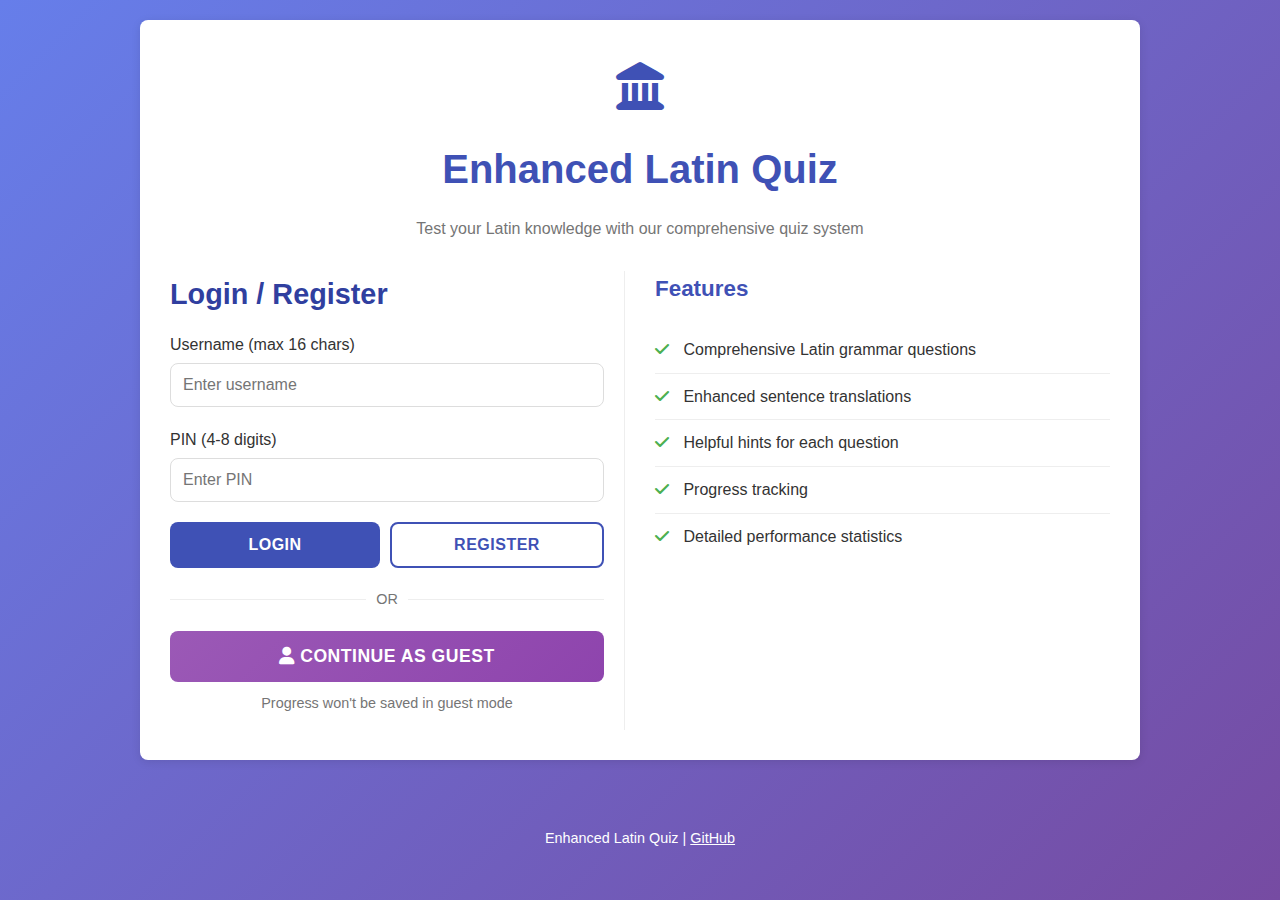
<file: docs/index.html>
<!DOCTYPE html>
<html lang="en">
<head>
    <meta charset="UTF-8">
    <meta name="viewport" content="width=device-width, initial-scale=1.0">
    <title>Enhanced Latin Quiz</title>
    <link rel="stylesheet" href="enhanced-styles.css">
    <link rel="stylesheet" href="https://cdnjs.cloudflare.com/ajax/libs/font-awesome/6.0.0-beta3/css/all.min.css">
</head>
<body>
    <div class="app-container">
        <!-- Login Screen -->
        <div id="login-screen" class="screen active">
            <div class="card">
                <div class="header-logo">
                    <i class="fas fa-landmark"></i>
                </div>
                <h1>Enhanced Latin Quiz</h1>
                <p class="subtitle">Test your Latin knowledge with our comprehensive quiz system</p>
                
                <div class="login-container">
                    <div class="form-container">
                        <h2>Login / Register</h2>
                        <form id="login-form" class="form">
                            <div class="form-group">
                                <label for="username-input">Username (max 16 chars)</label>
                                <input type="text" id="username-input" maxlength="16" placeholder="Enter username">
                            </div>
                            <div class="form-group">
                                <label for="pin-input">PIN (4-8 digits)</label>
                                <input type="password" id="pin-input" maxlength="8" placeholder="Enter PIN">
                            </div>
                            <div class="button-group">
                                <button id="login-btn" class="btn primary">Login</button>
                                <button id="register-btn" class="btn secondary">Register</button>
                            </div>
                        </form>
                        
                        <div class="divider">
                            <span>OR</span>
                        </div>
                        
                        <div class="guest-login">
                            <button id="guest-btn" class="btn guest">
                                <i class="fas fa-user"></i> Continue as Guest
                            </button>
                            <p class="guest-note">Progress won't be saved in guest mode</p>
                        </div>
                        
                        <div id="login-message" class="message hidden"></div>
                    </div>
                    
                    <div class="features">
                        <h3>Features</h3>
                        <ul>
                            <li><i class="fas fa-check"></i> Comprehensive Latin grammar questions</li>
                            <li><i class="fas fa-check"></i> Enhanced sentence translations</li>
                            <li><i class="fas fa-check"></i> Helpful hints for each question</li>
                            <li><i class="fas fa-check"></i> Progress tracking</li>
                            <li><i class="fas fa-check"></i> Detailed performance statistics</li>
                        </ul>
                    </div>
                </div>
            </div>
        </div>
        
        <!-- Main Menu Screen -->
        <div id="main-menu" class="screen">
            <div class="card">
                <h1>Latin Quiz</h1>
                <p id="welcome-message" class="welcome-message">Welcome back!</p>
                
                <div class="menu-buttons">
                    <button id="start-quiz-btn" class="menu-button">
                        <i class="fas fa-play"></i>
                        <span>Start Quiz</span>
                        <small>Test your Latin knowledge</small>
                    </button>
                    
                    <button id="view-progress-btn" class="menu-button">
                        <i class="fas fa-chart-line"></i>
                        <span>View Progress</span>
                        <small>Track your improvement</small>
                    </button>
                    
                    <button id="logout-btn" class="menu-button danger">
                        <i class="fas fa-sign-out-alt"></i>
                        <span>Logout</span>
                        <small>Return to login screen</small>
                    </button>
                </div>
            </div>
            
            <div class="card info-card">
                <h3><i class="fas fa-info-circle"></i> About Latin Quiz</h3>
                <p>This enhanced version includes comprehensive Latin grammar questions, quality of life features, and a user account system to track your progress. Test your knowledge of cases, declensions, verb conjugations, and translations!</p>
            </div>
        </div>
        
        <!-- Quiz Setup Screen -->
        <div id="quiz-setup" class="screen">
            <div class="card">
                <h1>Quiz Setup</h1>
                
                <div class="form">
                    <div class="form-group">
                        <label for="num-questions">Number of Questions:</label>
                        <select id="num-questions">
                            <option value="5">5</option>
                            <option value="10" selected>10</option>
                            <option value="15">15</option>
                            <option value="20">20</option>
                        </select>
                    </div>
                    
                    <div class="form-group">
                        <label for="question-type">Question Type:</label>
                        <select id="question-type">
                            <option value="all" selected>All Types</option>
                            <option value="cases">Cases & Functions</option>
                            <option value="nouns">Nouns & Declensions</option>
                            <option value="verbs">Verbs & Conjugations</option>
                            <option value="translation">Translations</option>
                            <option value="adjectives">Adjectives & Agreement</option>
                        </select>
                    </div>
                    
                    <div class="button-group">
                        <button id="start-button" class="btn primary">Start Quiz</button>
                        <button onclick="showScreen('main-menu')" class="btn secondary">Back to Menu</button>
                    </div>
                </div>
            </div>
        </div>
        
        <!-- Quiz Screen -->
        <div id="quiz-screen" class="screen">
            <div class="card">
                <div class="progress-container">
                    <div class="progress-bar">
                        <div id="progress-fill"></div>
                    </div>
                    <div id="progress-text">Question 1 of 10</div>
                </div>

                <div class="question-container">
                    <h2 id="question-text">What is the function of the Accusative Case?</h2>
                </div>

                <div id="choices-container" class="choices-container">
                    <!-- Choices will be added here by JavaScript -->
                </div>

                <div id="feedback-container" class="hidden">
                    <!-- Feedback will be added here by JavaScript -->
                </div>
                
                <div id="hint-box" class="hint-box hidden">
                    <!-- Hint will be added here by JavaScript -->
                </div>

                <div class="buttons-container">
                    <button id="hint-button" class="btn secondary">
                        <i class="fas fa-lightbulb"></i> Show Hint
                    </button>
                    <button id="next-button" class="btn primary hidden">
                        Next Question <i class="fas fa-arrow-right"></i>
                    </button>
                </div>
            </div>
        </div>
        
        <!-- Results Screen -->
        <div id="results-screen" class="screen">
            <div class="card">
                <h1>Quiz Results</h1>
                
                <div class="results-summary">
                    <div class="score-display">
                        <span id="score-value">7</span>/<span id="total-questions">10</span>
                    </div>
                    <div id="score-percentage">70%</div>
                    <div id="score-feedback" class="score-feedback good">Good work! Keep studying to improve further.</div>
                </div>
                
                <h2>Question Review</h2>
                <div id="answers-review" class="answers-review">
                    <!-- Answer review items will be added here by JavaScript -->
                </div>
                
                <div class="button-group">
                    <button id="new-quiz-button" class="btn primary">Take Another Quiz</button>
                    <button id="main-menu-button" class="btn secondary">Return to Menu</button>
                </div>
            </div>
        </div>
        
        <!-- Progress Screen -->
        <div id="progress-screen" class="screen">
            <div class="card">
                <h1>Your Progress</h1>
                
                <div id="progress-stats" class="progress-stats">
                    <!-- Progress statistics will be added here by JavaScript -->
                </div>
                
                <div class="button-group">
                    <button onclick="showScreen('main-menu')" class="btn secondary">Back to Menu</button>
                </div>
            </div>
        </div>
    </div>
    
    <footer>
        <p>Enhanced Latin Quiz | <a href="https://github.com" target="_blank">GitHub</a></p>
    </footer>
    
    <!-- Scripts -->
    <script src="latin-questions-enhanced.js"></script>
    <script src="enhanced-quiz.js"></script>
</body>
</html>
</file>
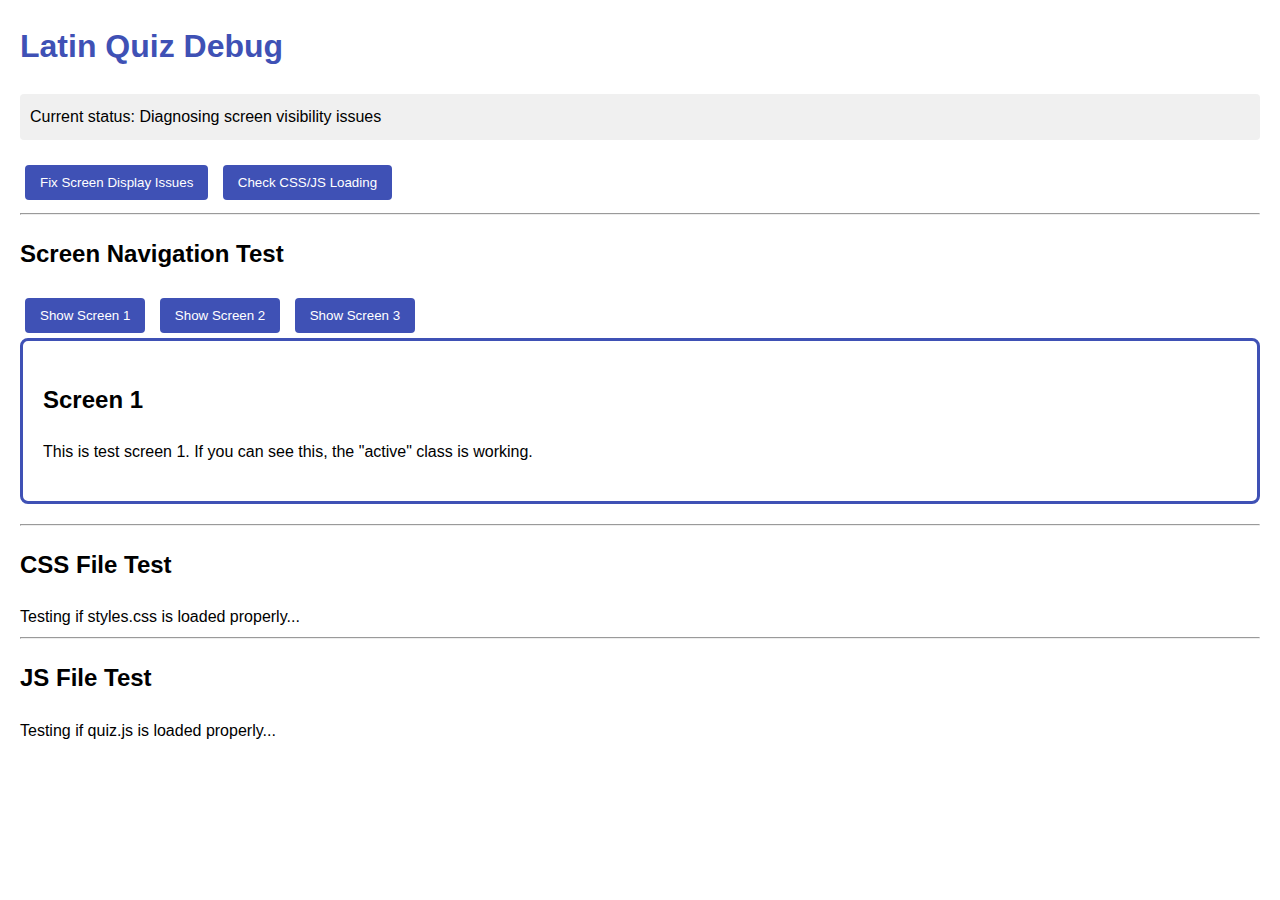
<file: docs/debug.html>
<!DOCTYPE html>
<html lang="en">
<head>
    <meta charset="UTF-8">
    <meta name="viewport" content="width=device-width, initial-scale=1.0">
    <title>Latin Quiz Debug</title>
    <style>
        body {
            font-family: Arial, sans-serif;
            line-height: 1.6;
            margin: 20px;
        }
        .screen {
            display: none !important; /* Force hiding */
            border: 3px solid #3f51b5;
            padding: 20px;
            margin-bottom: 20px;
            border-radius: 8px;
        }
        .screen.active {
            display: block !important; /* Force showing */
        }
        h1 {
            color: #3f51b5;
        }
        .btn {
            background-color: #3f51b5;
            color: white;
            border: none;
            padding: 10px 15px;
            cursor: pointer;
            margin: 5px;
            border-radius: 4px;
        }
        #screen-status {
            margin-bottom: 20px;
            padding: 10px;
            background-color: #f0f0f0;
            border-radius: 4px;
        }
    </style>
</head>
<body>
    <h1>Latin Quiz Debug</h1>
    
    <div id="screen-status">
        Current status: Diagnosing screen visibility issues
    </div>
    
    <div>
        <button id="fix-btn" class="btn">Fix Screen Display Issues</button>
        <button id="check-btn" class="btn">Check CSS/JS Loading</button>
    </div>
    
    <hr>
    
    <h2>Screen Navigation Test</h2>
    
    <div>
        <button class="btn test-nav" data-screen="screen1">Show Screen 1</button>
        <button class="btn test-nav" data-screen="screen2">Show Screen 2</button>
        <button class="btn test-nav" data-screen="screen3">Show Screen 3</button>
    </div>
    
    <div id="screen1" class="screen active">
        <h2>Screen 1</h2>
        <p>This is test screen 1. If you can see this, the "active" class is working.</p>
    </div>
    
    <div id="screen2" class="screen">
        <h2>Screen 2</h2>
        <p>This is test screen 2. This should only appear when activated.</p>
    </div>
    
    <div id="screen3" class="screen">
        <h2>Screen 3</h2>
        <p>This is test screen 3. This should only appear when activated.</p>
    </div>
    
    <hr>
    
    <h2>CSS File Test</h2>
    <div id="css-test">
        Testing if styles.css is loaded properly...
    </div>
    
    <hr>
    
    <h2>JS File Test</h2>
    <div id="js-test">
        Testing if quiz.js is loaded properly...
    </div>
    
    <script>
        // Test screen navigation
        document.querySelectorAll('.test-nav').forEach(button => {
            button.addEventListener('click', () => {
                const targetId = button.getAttribute('data-screen');
                document.querySelectorAll('.screen').forEach(screen => {
                    screen.classList.remove('active');
                });
                document.getElementById(targetId).classList.add('active');
                document.getElementById('screen-status').textContent = 
                    `Current status: Showing ${targetId}`;
            });
        });
        
        // Test if original styles.css is loaded
        document.getElementById('check-btn').addEventListener('click', () => {
            // Check if styles.css is loaded
            const stylesLoaded = Array.from(document.styleSheets)
                .some(sheet => sheet.href && sheet.href.includes('styles.css'));
            
            // Check if quiz.js is loaded
            const scriptLoaded = Array.from(document.scripts)
                .some(script => script.src && script.src.includes('quiz.js'));
            
            document.getElementById('css-test').innerHTML = 
                `styles.css loaded: <strong>${stylesLoaded ? 'YES' : 'NO'}</strong>`;
            document.getElementById('js-test').innerHTML = 
                `quiz.js loaded: <strong>${scriptLoaded ? 'YES' : 'NO'}</strong>`;
                
            if (!stylesLoaded || !scriptLoaded) {
                document.getElementById('screen-status').innerHTML = 
                    `<strong style="color: red;">Warning: Missing required files!</strong> ` +
                    `This could be why screens are not displaying properly.`;
            }
        });
        
        // Fix button
        document.getElementById('fix-btn').addEventListener('click', () => {
            // Add explicit CSS fix
            const style = document.createElement('style');
            style.textContent = `
                .screen { display: none !important; }
                .screen.active { display: block !important; }
                
                /* Make sure screens don't affect each other */
                #login-screen, #main-menu, #quiz-setup, #quiz-screen, 
                #results-screen, #progress-screen {
                    display: none !important;
                }
                
                #login-screen.active, #main-menu.active, #quiz-setup.active, 
                #quiz-screen.active, #results-screen.active, #progress-screen.active {
                    display: block !important;
                }
                
                /* Debug visual aid */
                #login-screen.active { border-top: 5px solid blue; }
                #main-menu.active { border-top: 5px solid green; }
                #quiz-setup.active { border-top: 5px solid orange; }
                #quiz-screen.active { border-top: 5px solid red; }
                #results-screen.active { border-top: 5px solid purple; }
                #progress-screen.active { border-top: 5px solid cyan; }
            `;
            document.head.appendChild(style);
            
            // Add force fix to main page (if loaded)
            try {
                document.querySelectorAll('.screen').forEach(screen => {
                    screen.style.display = 'none';
                });
                if (document.querySelector('.screen.active')) {
                    document.querySelector('.screen.active').style.display = 'block';
                } else if (document.getElementById('login-screen')) {
                    document.getElementById('login-screen').classList.add('active');
                    document.getElementById('login-screen').style.display = 'block';
                }
                
                document.getElementById('screen-status').innerHTML = 
                    `<strong style="color: green;">Fix applied!</strong> ` +
                    `Reload the main page and it should now display screens correctly.`;
            } catch (e) {
                document.getElementById('screen-status').innerHTML = 
                    `<strong style="color: orange;">Fix code added but couldn't apply to current page.</strong> ` +
                    `Please copy the CSS fix below and paste it into your styles.css file:<br>` +
                    `<textarea style="width: 100%; height: 100px;">${style.textContent}</textarea>`;
            }
        });
    </script>
</body>
</html>
</file>
<file: docs/enhanced-styles.css>
/* Enhanced Latin Quiz Styles */

/* Base Styles */
:root {
    --primary-color: #3f51b5;
    --primary-dark: #303f9f;
    --primary-light: #c5cae9;
    --secondary-color: #ff4081;
    --secondary-dark: #f50057;
    --secondary-light: #ff80ab;
    --success-color: #4caf50;
    --error-color: #f44336;
    --warning-color: #ff9800;
    --info-color: #2196f3;
    --text-color: #333;
    --text-light: #757575;
    --background-color: #f5f5f5;
    --card-color: #fff;
    --border-radius: 8px;
    --box-shadow: 0 2px 10px rgba(0, 0, 0, 0.1);
    --transition: all 0.3s ease;
    --font-family: 'Segoe UI', Tahoma, Geneva, Verdana, sans-serif;
}

* {
    margin: 0;
    padding: 0;
    box-sizing: border-box;
}

body {
    font-family: var(--font-family);
    background: linear-gradient(135deg, #667eea 0%, #764ba2 100%);
    color: var(--text-color);
    line-height: 1.6;
    min-height: 100vh;
    padding: 20px;
    display: flex;
    flex-direction: column;
    overflow-x: hidden;
}

/* App Container */
.app-container {
    max-width: 1000px;
    width: 100%;
    margin: 0 auto;
    flex: 1;
}

/* Card Styles */
.card {
    background-color: var(--card-color);
    border-radius: var(--border-radius);
    box-shadow: var(--box-shadow);
    padding: 30px;
    margin-bottom: 20px;
    animation: slideUp 0.5s ease;
}

@keyframes slideUp {
    from { opacity: 0; transform: translateY(20px); }
    to { opacity: 1; transform: translateY(0); }
}

/* Screen Navigation */
.screen {
    display: none;
}

.screen.active {
    display: block;
}

/* Typography */
h1 {
    color: var(--primary-color);
    margin-bottom: 15px;
    font-size: 2.5rem;
    text-align: center;
}

h2 {
    color: var(--primary-dark);
    margin-bottom: 15px;
    font-size: 1.8rem;
}

h3 {
    color: var(--primary-color);
    margin-bottom: 10px;
    font-size: 1.4rem;
}

p {
    margin-bottom: 15px;
}

.subtitle {
    text-align: center;
    color: var(--text-light);
    margin-bottom: 30px;
}

/* Buttons */
.btn {
    display: inline-block;
    padding: 12px 20px;
    border: none;
    border-radius: var(--border-radius);
    cursor: pointer;
    font-size: 1rem;
    font-weight: 600;
    text-align: center;
    transition: var(--transition);
    outline: none;
    text-transform: uppercase;
    letter-spacing: 0.5px;
}

.btn:hover {
    transform: translateY(-2px);
    box-shadow: 0 5px 15px rgba(0, 0, 0, 0.1);
}

.btn:active {
    transform: translateY(0);
}

.btn.primary {
    background-color: var(--primary-color);
    color: white;
}

.btn.primary:hover {
    background-color: var(--primary-dark);
}

.btn.secondary {
    background-color: #fff;
    color: var(--primary-color);
    border: 2px solid var(--primary-color);
}

.btn.secondary:hover {
    background-color: var(--primary-light);
    color: var(--primary-dark);
}

.btn.guest {
    background: linear-gradient(135deg, #9b59b6 0%, #8e44ad 100%);
    color: white;
    font-size: 1.1rem;
    padding: 15px 25px;
    width: 100%;
}

.btn.guest:hover {
    background: linear-gradient(135deg, #8e44ad 0%, #6c3483 100%);
}

.btn.danger {
    background-color: var(--error-color);
    color: white;
}

.btn.danger:hover {
    background-color: #d32f2f;
}

.button-group {
    display: flex;
    gap: 10px;
    margin-top: 20px;
}

.button-group .btn {
    flex: 1;
}

/* Forms */
.form-group {
    margin-bottom: 20px;
}

.form-group label {
    display: block;
    margin-bottom: 5px;
    font-weight: 500;
}

input, select {
    width: 100%;
    padding: 12px;
    border: 1px solid #ddd;
    border-radius: var(--border-radius);
    font-size: 16px;
    transition: var(--transition);
}

input:focus, select:focus {
    border-color: var(--primary-color);
    outline: none;
    box-shadow: 0 0 0 2px var(--primary-light);
}

select {
    -webkit-appearance: none;
    -moz-appearance: none;
    appearance: none;
    background-image: url("data:image/svg+xml;utf8,<svg fill='black' height='24' viewBox='0 0 24 24' width='24' xmlns='http://www.w3.org/2000/svg'><path d='M7 10l5 5 5-5z'/></svg>");
    background-repeat: no-repeat;
    background-position: right 10px top 50%;
    padding-right: 30px;
}

/* Login Screen */
.header-logo {
    text-align: center;
    font-size: 3rem;
    color: var(--primary-color);
    margin-bottom: 10px;
}

.login-container {
    display: grid;
    grid-template-columns: 1fr 1fr;
    gap: 30px;
    margin-top: 30px;
}

.form-container {
    padding-right: 20px;
    border-right: 1px solid #eee;
}

.features ul {
    list-style-type: none;
    padding: 0;
    margin-top: 20px;
}

.features li {
    padding: 10px 0;
    border-bottom: 1px solid #eee;
}

.features li:last-child {
    border-bottom: none;
}

.features i {
    color: var(--success-color);
    margin-right: 10px;
}

.divider {
    display: flex;
    align-items: center;
    text-align: center;
    margin: 20px 0;
}

.divider::before,
.divider::after {
    content: '';
    flex: 1;
    border-bottom: 1px solid #eee;
}

.divider span {
    padding: 0 10px;
    color: var(--text-light);
    font-size: 0.9rem;
}

.guest-login {
    margin-top: 20px;
}

.guest-note {
    text-align: center;
    color: var(--text-light);
    font-size: 0.9rem;
    margin-top: 10px;
}

/* Main Menu */
.welcome-message {
    text-align: center;
    font-size: 1.4rem;
    color: var(--primary-color);
    margin-bottom: 30px;
    font-weight: 600;
}

.guest-warning {
    color: var(--warning-color);
    font-size: 0.9rem;
    font-weight: normal;
    margin-top: 5px;
}

.menu-buttons {
    display: flex;
    flex-direction: column;
    gap: 15px;
}

.menu-button {
    display: flex;
    flex-direction: column;
    align-items: flex-start;
    padding: 20px;
    background-color: #fff;
    border: 1px solid #eee;
    border-radius: var(--border-radius);
    cursor: pointer;
    transition: var(--transition);
}

.menu-button:hover {
    transform: translateY(-3px);
    box-shadow: 0 10px 20px rgba(0, 0, 0, 0.1);
}

.menu-button i {
    font-size: 1.5rem;
    color: var(--primary-color);
    margin-bottom: 10px;
}

.menu-button span {
    font-size: 1.2rem;
    font-weight: 600;
    margin-bottom: 5px;
}

.menu-button small {
    color: var(--text-light);
}

.menu-button.danger i {
    color: var(--error-color);
}

.info-card {
    background-color: #f8f9fa;
    border-left: 4px solid var(--info-color);
}

/* Quiz Screen */
.progress-container {
    margin-bottom: 20px;
}

.progress-bar {
    height: 10px;
    background-color: #eee;
    border-radius: 5px;
    overflow: hidden;
    margin-bottom: 10px;
}

#progress-fill {
    height: 100%;
    background-color: var(--primary-color);
    width: 10%;
    transition: width 0.5s ease;
}

#progress-text {
    text-align: right;
    font-size: 0.9rem;
    color: var(--text-light);
}

.question-container {
    margin-bottom: 25px;
}

#question-text {
    font-size: 1.4rem;
    line-height: 1.5;
}

.choices-container {
    display: flex;
    flex-direction: column;
    gap: 12px;
    margin-bottom: 20px;
}

.choice {
    display: flex;
    align-items: center;
    padding: 15px;
    border: 2px solid #eee;
    border-radius: var(--border-radius);
    cursor: pointer;
    transition: var(--transition);
}

.choice:hover {
    background-color: #f9f9f9;
    border-color: #ddd;
}

.choice-letter {
    display: flex;
    align-items: center;
    justify-content: center;
    width: 30px;
    height: 30px;
    border-radius: 50%;
    background-color: #eee;
    margin-right: 15px;
    font-weight: bold;
}

.choice.selected {
    border-color: var(--primary-color);
    background-color: rgba(63, 81, 181, 0.05);
}

.choice.selected .choice-letter {
    background-color: var(--primary-color);
    color: white;
}

.choice.correct {
    border-color: var(--success-color);
    background-color: rgba(76, 175, 80, 0.05);
}

.choice.correct .choice-letter {
    background-color: var(--success-color);
    color: white;
}

.choice.incorrect {
    border-color: var(--error-color);
    background-color: rgba(244, 67, 54, 0.05);
}

.choice.incorrect .choice-letter {
    background-color: var(--error-color);
    color: white;
}

.hint-box {
    padding: 15px;
    background-color: #fff9c4;
    border-left: 4px solid var(--warning-color);
    border-radius: var(--border-radius);
    margin-bottom: 20px;
}

.buttons-container {
    display: flex;
    justify-content: space-between;
}

/* Feedback */
.feedback-correct, 
.feedback-incorrect {
    padding: 15px;
    border-radius: var(--border-radius);
    margin-bottom: 20px;
}

.feedback-correct {
    background-color: rgba(76, 175, 80, 0.1);
    border-left: 4px solid var(--success-color);
}

.feedback-incorrect {
    background-color: rgba(244, 67, 54, 0.1);
    border-left: 4px solid var(--error-color);
}

/* Results Screen */
.results-summary {
    text-align: center;
    margin: 30px 0;
}

.score-display {
    width: 150px;
    height: 150px;
    border-radius: 50%;
    background-color: var(--primary-color);
    color: white;
    display: flex;
    align-items: center;
    justify-content: center;
    font-size: 2.5rem;
    margin: 0 auto 20px;
    font-weight: bold;
}

#score-percentage {
    font-size: 3rem;
    font-weight: bold;
    color: var(--primary-color);
    margin-bottom: 10px;
}

.score-feedback {
    font-size: 1.2rem;
    padding: 10px;
    border-radius: var(--border-radius);
    display: inline-block;
}

.score-feedback.excellent {
    background-color: rgba(76, 175, 80, 0.1);
    color: #2e7d32;
}

.score-feedback.great {
    background-color: rgba(76, 175, 80, 0.1);
    color: #388e3c;
}

.score-feedback.good {
    background-color: rgba(255, 152, 0, 0.1);
    color: #ef6c00;
}

.score-feedback.satisfactory {
    background-color: rgba(255, 152, 0, 0.1);
    color: #f57c00;
}

.score-feedback.needs-work {
    background-color: rgba(244, 67, 54, 0.1);
    color: #d32f2f;
}

.answers-review {
    max-height: 400px;
    overflow-y: auto;
    margin-bottom: 20px;
}

.answer-item {
    padding: 15px;
    border-radius: var(--border-radius);
    margin-bottom: 10px;
}

.answer-item.correct {
    background-color: rgba(76, 175, 80, 0.1);
    border-left: 4px solid var(--success-color);
}

.answer-item.incorrect {
    background-color: rgba(244, 67, 54, 0.1);
    border-left: 4px solid var(--error-color);
}

.answer-question {
    font-weight: bold;
    margin-bottom: 5px;
}

.answer-user {
    margin-bottom: 5px;
}

.answer-correct {
    color: var(--success-color);
    font-weight: 500;
}

/* Progress Screen */
.stat-summary {
    display: grid;
    grid-template-columns: repeat(auto-fit, minmax(120px, 1fr));
    gap: 15px;
    margin-bottom: 30px;
}

.stat-card {
    background-color: white;
    border-radius: var(--border-radius);
    padding: 20px;
    text-align: center;
    box-shadow: 0 2px 5px rgba(0,0,0,0.1);
}

.stat-number {
    font-size: 2.2rem;
    font-weight: bold;
    color: var(--primary-color);
    margin-bottom: 5px;
}

.stat-label {
    color: var(--text-light);
    font-size: 0.9rem;
}

.category-stats {
    margin-top: 20px;
}

.category-item {
    display: grid;
    grid-template-columns: 1fr 2fr 80px;
    gap: 15px;
    align-items: center;
    padding: 12px;
    border-bottom: 1px solid #eee;
}

.category-name {
    font-weight: 500;
}

.category-progress {
    height: 12px;
    background-color: #eee;
    border-radius: 6px;
    overflow: hidden;
}

.category-bar {
    height: 100%;
    background-color: var(--primary-color);
}

.no-stats {
    text-align: center;
    color: var(--text-light);
    padding: 30px;
}

/* Messages */
.message {
    position: fixed;
    bottom: 20px;
    right: 20px;
    padding: 15px 25px;
    border-radius: var(--border-radius);
    box-shadow: 0 3px 10px rgba(0,0,0,0.2);
    color: white;
    z-index: 1000;
    opacity: 0;
    transform: translateY(20px);
    transition: var(--transition);
}

.message.show {
    opacity: 1;
    transform: translateY(0);
}

.message.success {
    background-color: var(--success-color);
}

.message.error {
    background-color: var(--error-color);
}

.message.warning {
    background-color: var(--warning-color);
}

.message.info {
    background-color: var(--info-color);
}

/* Footer */
footer {
    text-align: center;
    padding: 15px;
    color: white;
    font-size: 0.9rem;
    margin-top: 20px;
}

footer a {
    color: white;
    text-decoration: underline;
}

/* Utility Classes */
.hidden {
    display: none !important;
}

/* Mobile Responsive Styles */
@media (max-width: 768px) {
    body {
        padding: 10px;
    }
    
    .card {
        padding: 20px;
    }
    
    h1 {
        font-size: 2rem;
    }
    
    .login-container {
        grid-template-columns: 1fr;
    }
    
    .form-container {
        padding-right: 0;
        border-right: none;
        border-bottom: 1px solid #eee;
        padding-bottom: 20px;
    }
    
    .score-display {
        width: 120px;
        height: 120px;
        font-size: 2rem;
    }
    
    #score-percentage {
        font-size: 2.5rem;
    }
    
    .buttons-container {
        flex-direction: column;
        gap: 10px;
    }
    
    .buttons-container .btn {
        width: 100%;
    }
    
    .category-item {
        grid-template-columns: 1fr;
    }
    
    .category-name {
        margin-bottom: 5px;
    }
}

/* Touch-friendly adjustments for mobile */
@media (hover: none) {
    .choice {
        padding: 15px 10px;
    }
    
    .btn {
        padding: 15px 20px;
    }
}

/* Safari mobile-specific fixes */
@supports (-webkit-touch-callout: none) {
    .choice, .btn, input, select {
        -webkit-tap-highlight-color: transparent;
    }
}
</file>
